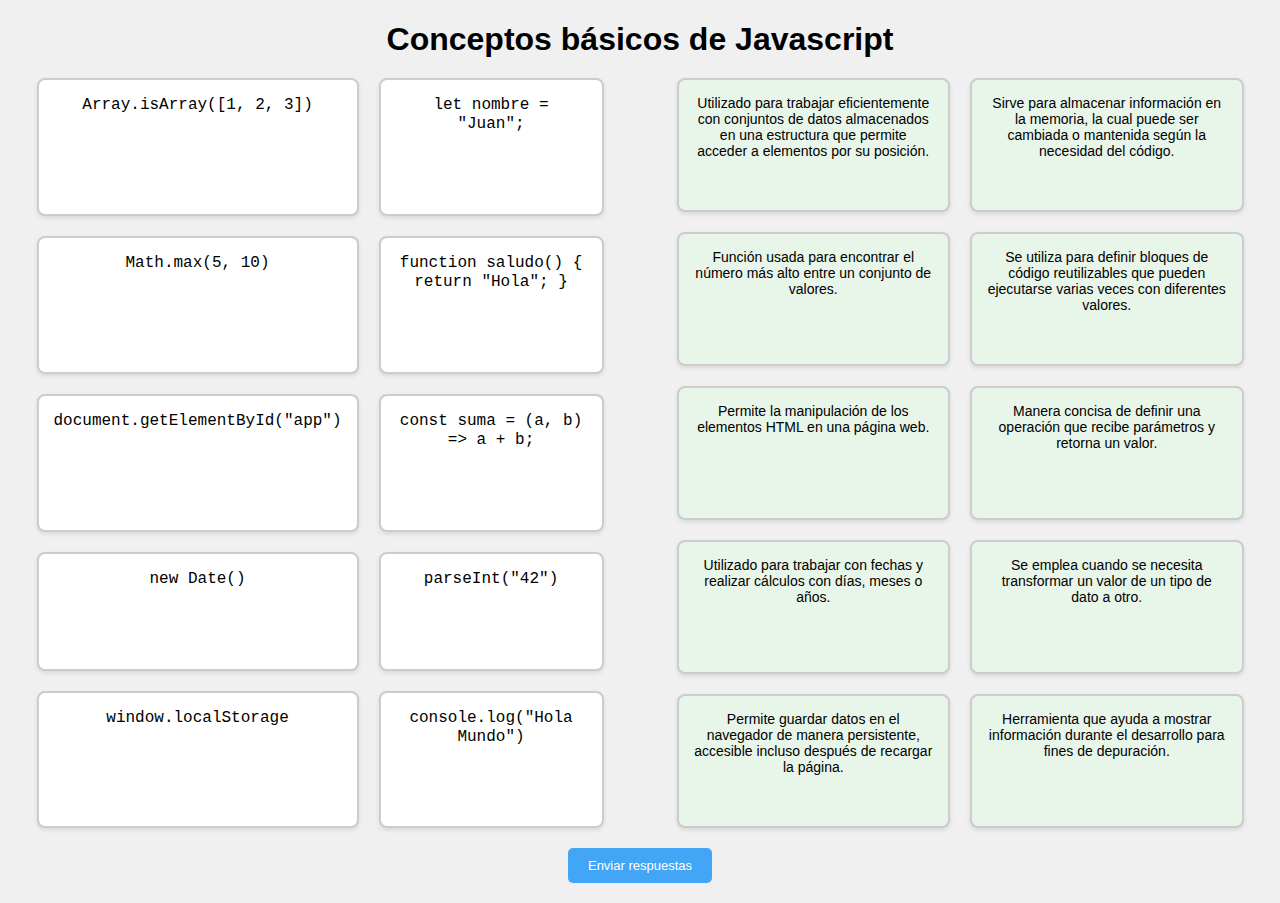
<file: matchup_vueconcepts.html>
<!DOCTYPE html>
<html lang="es">
<head>
    <meta charset="UTF-8">
    <meta name="viewport" content="width=device-width, initial-scale=1.0">
    <title>Juego de emparejamiento - Conceptos de JavaScript</title>
    <link rel="stylesheet" href="matchup_styles.css">
</head>
<body>
    <h1>Empareja el fragmento de código de Vue.js con su concepto</h1>
    <div class="container">
        <div class="codes">
            <div id="code1" class="code-snippet" draggable="true" ondragstart="drag(event)">
                <code>{{ message }}</code>
            </div>
            <div id="code2" class="code-snippet" draggable="true" ondragstart="drag(event)">
                <code>v-if="condition"</code>
            </div>
            <div id="code3" class="code-snippet" draggable="true" ondragstart="drag(event)">
                <code>v-bind:src="imageUrl"</code>
            </div>
            <div id="code4" class="code-snippet" draggable="true" ondragstart="drag(event)">
                <code>v-for="item in items" :key="item.id"</code>
            </div>
            <div id="code5" class="code-snippet" draggable="true" ondragstart="drag(event)">
                <code>v-model="inputValue"</code>
            </div>
            <div id="code6" class="code-snippet" draggable="true" ondragstart="drag(event)">
                <code>mounted() { // código }</code>
            </div>
            <div id="code7" class="code-snippet" draggable="true" ondragstart="drag(event)">
                <code>this.$emit('eventName', data)</code>
            </div>
            <div id="code8" class="code-snippet" draggable="true" ondragstart="drag(event)">
                <code>props: ['title', 'content']</code>
            </div>
            <div id="code9" class="code-snippet" draggable="true" ondragstart="drag(event)">
                <code>computed: { fullName() { return this.firstName + ' ' + this.lastName } }</code>
            </div>
            <div id="code10" class="code-snippet" draggable="true" ondragstart="drag(event)">
                <code>watch: { items(newVal, oldVal) { // código } }</code>
            </div>
        </div>

        <div class="concepts">
            <!-- Desordenamos las explicaciones para evitar un patrón predecible -->
            <div id="concept1" class="droppable" ondrop="drop(event)" ondragover="allowDrop(event)">
                Interpolación: Se usa para mostrar datos dinámicos en el HTML.
            </div>
            <div id="concept2" class="droppable" ondrop="drop(event)" ondragover="allowDrop(event)">
                Directiva: Muestra o esconde elementos en función de una condición booleana.
            </div>
            <div id="concept3" class="droppable" ondrop="drop(event)" ondragover="allowDrop(event)">
                Directiva: Une dinámicamente atributos o propiedades de un componente a una expresión en JavaScript.
            </div>
            <div id="concept4" class="droppable" ondrop="drop(event)" ondragover="allowDrop(event)">
                Directiva: Repite un bloque de código por cada elemento de una lista y requiere un valor único (key).
            </div>
            <div id="concept5" class="droppable" ondrop="drop(event)" ondragover="allowDrop(event)">
                Directiva: Establece una vinculación bidireccional entre el valor de un input y el estado del componente.
            </div>
            <div id="concept6" class="droppable" ondrop="drop(event)" ondragover="allowDrop(event)">
                Hook del ciclo de vida: Se ejecuta después de que el componente se ha montado en el DOM.
            </div>
            <div id="concept7" class="droppable" ondrop="drop(event)" ondragover="allowDrop(event)">
                Emisión de eventos: Permite enviar eventos personalizados desde un componente hijo a su padre.
            </div>
            <div id="concept8" class="droppable" ondrop="drop(event)" ondragover="allowDrop(event)">
                Propiedades (props): Se usa para pasar datos desde un componente padre a un hijo.
            </div>
            <div id="concept9" class="droppable" ondrop="drop(event)" ondragover="allowDrop(event)">
                Computed properties: Propiedades calculadas que se recalculan solo cuando cambian sus dependencias.
            </div>
            <div id="concept10" class="droppable" ondrop="drop(event)" ondragover="allowDrop(event)">
                Watcher: Permite observar cambios en una propiedad o dato específico y ejecutar código cuando cambia.
            </div>
        </div>
    </div>
    <button onclick="checkAnswers()">Enviar respuestas</button>

    <script src="matchup_script.js"></script>
</body>
</html>
</file>
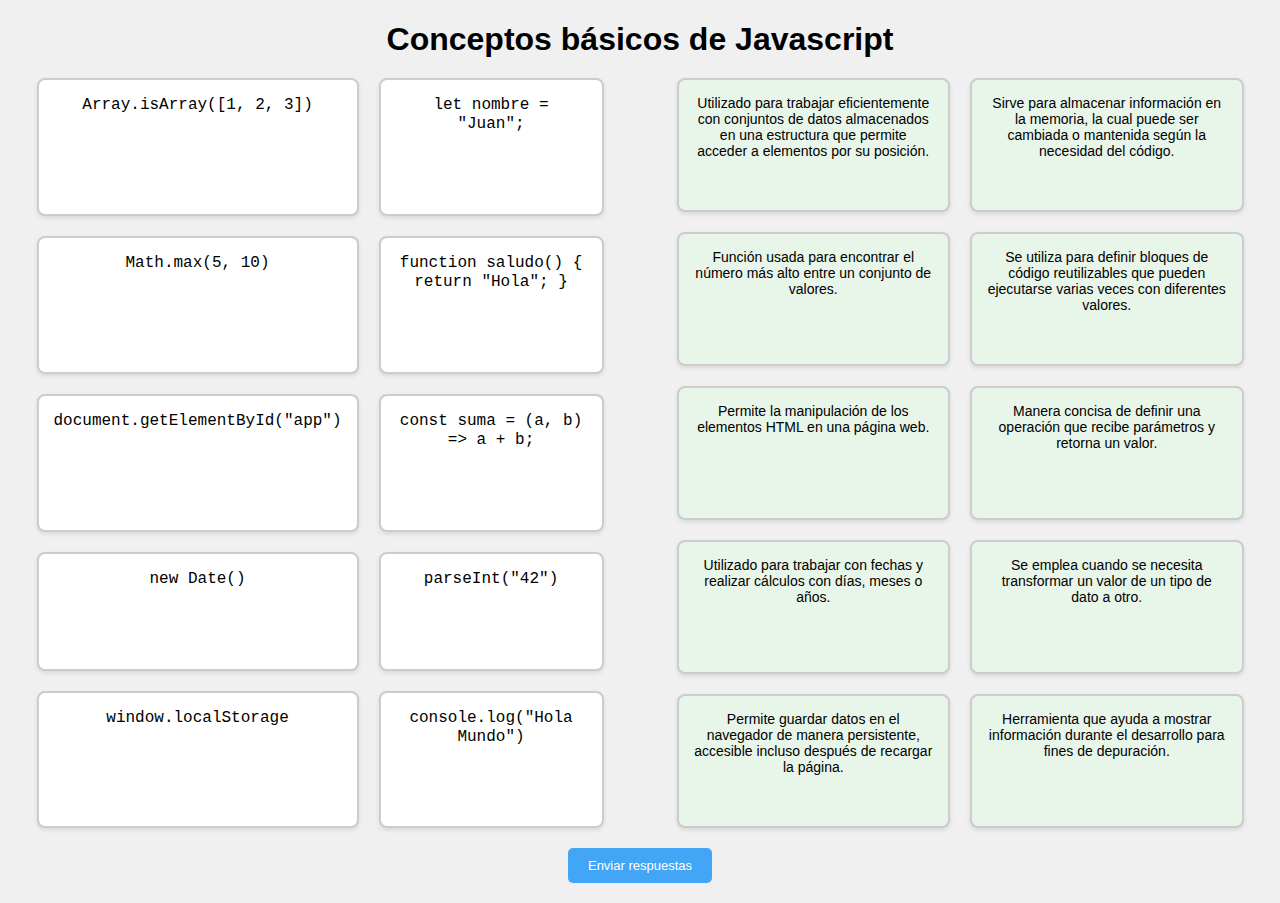
<file: matchup_vueconcepts_advanced.html>
<!DOCTYPE html>
<html lang="es">
<head>
    <meta charset="UTF-8">
    <meta name="viewport" content="width=device-width, initial-scale=1.0, maximum-scale=1.0, user-scalable=no">
    <title>Juego de emparejamiento - Conceptos de JavaScript</title>
    <link rel="stylesheet" href="matchup_styles.css">
</head>
<body>
    <h1>Empareja el fragmento de código de Vue.js con su concepto avanzado</h1>
    <div class="container">
        <div class="codes">
            <div id="code1" class="code-snippet" draggable="true" ondragstart="drag(event)">
                <code>&lt;transition&gt;&lt;/transition&gt;</code>
            </div>
            <div id="code2" class="code-snippet" draggable="true" ondragstart="drag(event)">
                <code>mixins: [myMixin]</code>
            </div>
            <div id="code3" class="code-snippet" draggable="true" ondragstart="drag(event)">
                <code>this.$nextTick()</code>
            </div>
            <div id="code4" class="code-snippet" draggable="true" ondragstart="drag(event)">
                <code>provide() { return { userData: this.user } }</code>
            </div>
            <div id="code5" class="code-snippet" draggable="true" ondragstart="drag(event)">
                <code>inject: ['userData']</code>
            </div>
            <div id="code6" class="code-snippet" draggable="true" ondragstart="drag(event)">
                <code>&lt;keep-alive&gt;&lt;/keep-alive&gt;</code>
            </div>
            <div id="code7" class="code-snippet" draggable="true" ondragstart="drag(event)">
                <code>&lt;slot&gt;&lt;/slot&gt;</code>
            </div>
            <div id="code8" class="code-snippet" draggable="true" ondragstart="drag(event)">
                <code>v-once</code>
            </div>
            <div id="code9" class="code-snippet" draggable="true" ondragstart="drag(event)">
                <code>render(h) { return h('div', this.message) }</code>
            </div>
            <div id="code10" class="code-snippet" draggable="true" ondragstart="drag(event)">
                <code>this.$refs.myInput</code>
            </div>
        </div>

        <div class="concepts">
            <!-- Desordenamos las explicaciones para evitar un patrón predecible -->
            <div id="concept1" class="droppable" ondrop="drop(event)" ondragover="allowDrop(event)">
                Transición: Permite añadir animaciones o efectos de transición cuando los elementos entran o salen del DOM.
            </div>
            <div id="concept2" class="droppable" ondrop="drop(event)" ondragover="allowDrop(event)">
                Mixin: Reutiliza lógica en múltiples componentes, inyectando métodos o propiedades comunes.
            </div>
            <div id="concept3" class="droppable" ondrop="drop(event)" ondragover="allowDrop(event)">
                Método asíncrono: Ejecuta una función después de que el DOM ha sido actualizado. Útil para asegurarse de que los cambios en la UI están completos.
            </div>
            <div id="concept4" class="droppable" ondrop="drop(event)" ondragover="allowDrop(event)">
                Proveer/inyectar: Proporciona datos a los descendientes sin necesidad de pasarlos como props, útil para compartir datos a través de múltiples componentes.
            </div>
            <div id="concept5" class="droppable" ondrop="drop(event)" ondragover="allowDrop(event)">
                Inyección: Recibe datos proporcionados por un componente padre o ancestro, sin necesidad de pasarlos como props.
            </div>
            <div id="concept6" class="droppable" ondrop="drop(event)" ondragover="allowDrop(event)">
                Cache de componentes: Mantiene el estado de los componentes inactivos sin volver a renderizarlos cuando se reutilizan.
            </div>
            <div id="concept7" class="droppable" ondrop="drop(event)" ondragover="allowDrop(event)">
                Slot: Permite la inserción de contenido dinámico dentro de un componente, dejando que el componente padre defina su estructura.
            </div>
            <div id="concept8" class="droppable" ondrop="drop(event)" ondragover="allowDrop(event)">
                Directiva: Renderiza el elemento solo una vez y evita que vuelva a ser re-renderizado en el DOM.
            </div>
            <div id="concept9" class="droppable" ondrop="drop(event)" ondragover="allowDrop(event)">
                Render function: Define explícitamente cómo debería renderizarse el componente utilizando la API de JavaScript en lugar de plantillas.
            </div>
            <div id="concept10" class="droppable" ondrop="drop(event)" ondragover="allowDrop(event)">
                Referencias: Accede a un elemento del DOM o a un componente hijo desde el script utilizando el atributo `ref`.
            </div>
        </div>
    </div>
    <button onclick="checkAnswers()">Enviar respuestas</button>

    <script src="matchup_script.js"></script>
</body>
</html>
</file>
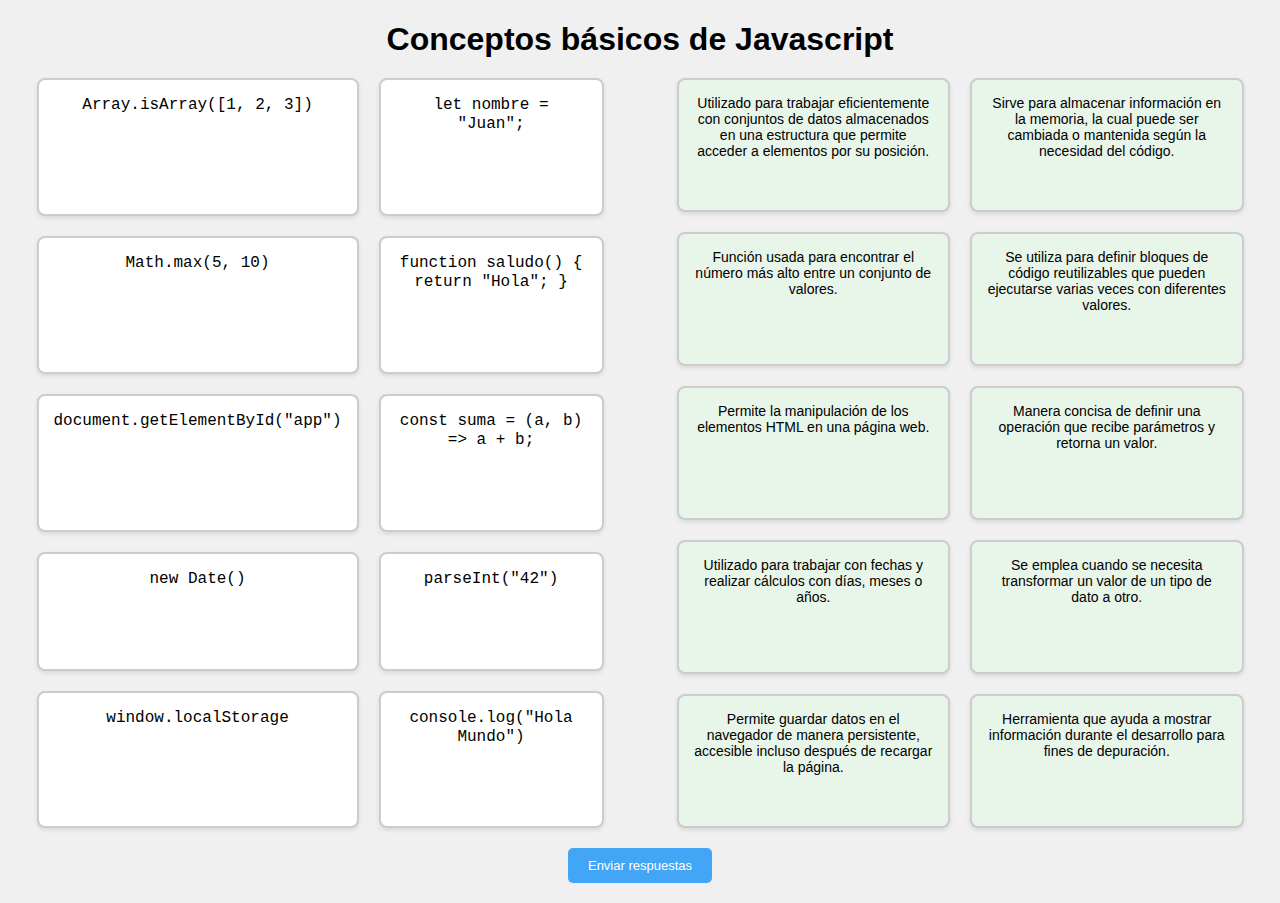
<file: matchup_vueconcepts_hacker.html>
<!DOCTYPE html>
<html lang="es">
<head>
    <meta charset="UTF-8">
    <meta name="viewport" content="width=device-width, initial-scale=1.0, maximum-scale=1.0, user-scalable=no">
    <title>Juego de emparejamiento - Conceptos Vue.js Hacker</title>
    <link rel="stylesheet" href="matchup_styles.css">
</head>
<body>
    <h1>Empareja el fragmento de código de Vue.js con su concepto (Nivel HACKER)</h1>
    <div class="container">
        <div class="codes">
            <div id="code1" class="code-snippet" draggable="true" ondragstart="drag(event)">
                <code>v-once + MutationObserver</code>
            </div>
            <div id="code2" class="code-snippet" draggable="true" ondragstart="drag(event)">
                <code>this.$el.setAttribute('data-test', 'true')</code>
            </div>
            <div id="code3" class="code-snippet" draggable="true" ondragstart="drag(event)">
                <code>Object.defineProperty(this, 'customProp', { get() { return 'value'; } })</code>
            </div>
            <div id="code4" class="code-snippet" draggable="true" ondragstart="drag(event)">
                <code>Directiva personalizada: inserted(el, binding) {}</code>
            </div>
            <div id="code5" class="code-snippet" draggable="true" ondragstart="drag(event)">
                <code>renderTracked + renderTriggered</code>
            </div>
            <div id="code6" class="code-snippet" draggable="true" ondragstart="drag(event)">
                <code>defineAsyncComponent(() => import('./HeavyComponent.vue'))</code>
            </div>
            <div id="code7" class="code-snippet" draggable="true" ondragstart="drag(event)">
                <code>this.$refs.dynamicRef.innerHTML = 'Hello DOM'</code>
            </div>
            <div id="code8" class="code-snippet" draggable="true" ondragstart="drag(event)">
                <code>Teleport + z-index stacking context</code>
            </div>
            <div id="code9" class="code-snippet" draggable="true" ondragstart="drag(event)">
                <code>template refs + IntersectionObserver</code>
            </div>
            <div id="code10" class="code-snippet" draggable="true" ondragstart="drag(event)">
                <code>getCurrentInstance() + Proxy traps</code>
            </div>
        </div>

        <div class="concepts">
            <div id="concept1" class="droppable" ondrop="drop(event)" ondragover="allowDrop(event)">
                Optimización extrema: `v-once` con observadores de mutación para detectar cambios específicos en el DOM.
            </div>
            <div id="concept2" class="droppable" ondrop="drop(event)" ondragover="allowDrop(event)">
                Manipulación directa del DOM: Usar `$el` para acceder y modificar atributos HTML.
            </div>
            <div id="concept3" class="droppable" ondrop="drop(event)" ondragover="allowDrop(event)">
                Definición de propiedades dinámicas en tiempo de ejecución mediante `Object.defineProperty`.
            </div>
            <div id="concept4" class="droppable" ondrop="drop(event)" ondragover="allowDrop(event)">
                Directivas personalizadas: Ejecutar código al insertar un elemento en el DOM, útil para integraciones con APIs del DOM.
            </div>
            <div id="concept5" class="droppable" ondrop="drop(event)" ondragover="allowDrop(event)">
                Depuración avanzada: Uso de `renderTracked` y `renderTriggered` para identificar qué reacciones reactivas desencadenan renders.
            </div>
            <div id="concept6" class="droppable" ondrop="drop(event)" ondragover="allowDrop(event)">
                Componentes asíncronos: Cargar componentes pesados de manera asíncrona con `defineAsyncComponent`.
            </div>
            <div id="concept7" class="droppable" ondrop="drop(event)" ondragover="allowDrop(event)">
                Refs dinámicos: Manipular contenido directamente usando `$refs` para alterar el DOM sin intermediarios de Vue.
            </div>
            <div id="concept8" class="droppable" ondrop="drop(event)" ondragover="allowDrop(event)">
                Teleport avanzado: Mover elementos a otros nodos en el DOM y lidiar con problemas de contexto de apilamiento `z-index`.
            </div>
            <div id="concept9" class="droppable" ondrop="drop(event)" ondragover="allowDrop(event)">
                Observación avanzada: Usar `template refs` con `IntersectionObserver` para observar la visibilidad de un elemento.
            </div>
            <div id="concept10" class="droppable" ondrop="drop(event)" ondragover="allowDrop(event)">
                Reactividad interna: Obtener la instancia actual de Vue con `getCurrentInstance()` y manipularla usando traps de Proxy.
            </div>
        </div>
    </div>
    <button onclick="checkAnswers()">Enviar respuestas</button>

    <script src="matchup_script.js"></script>
</body>
</html>
</file>
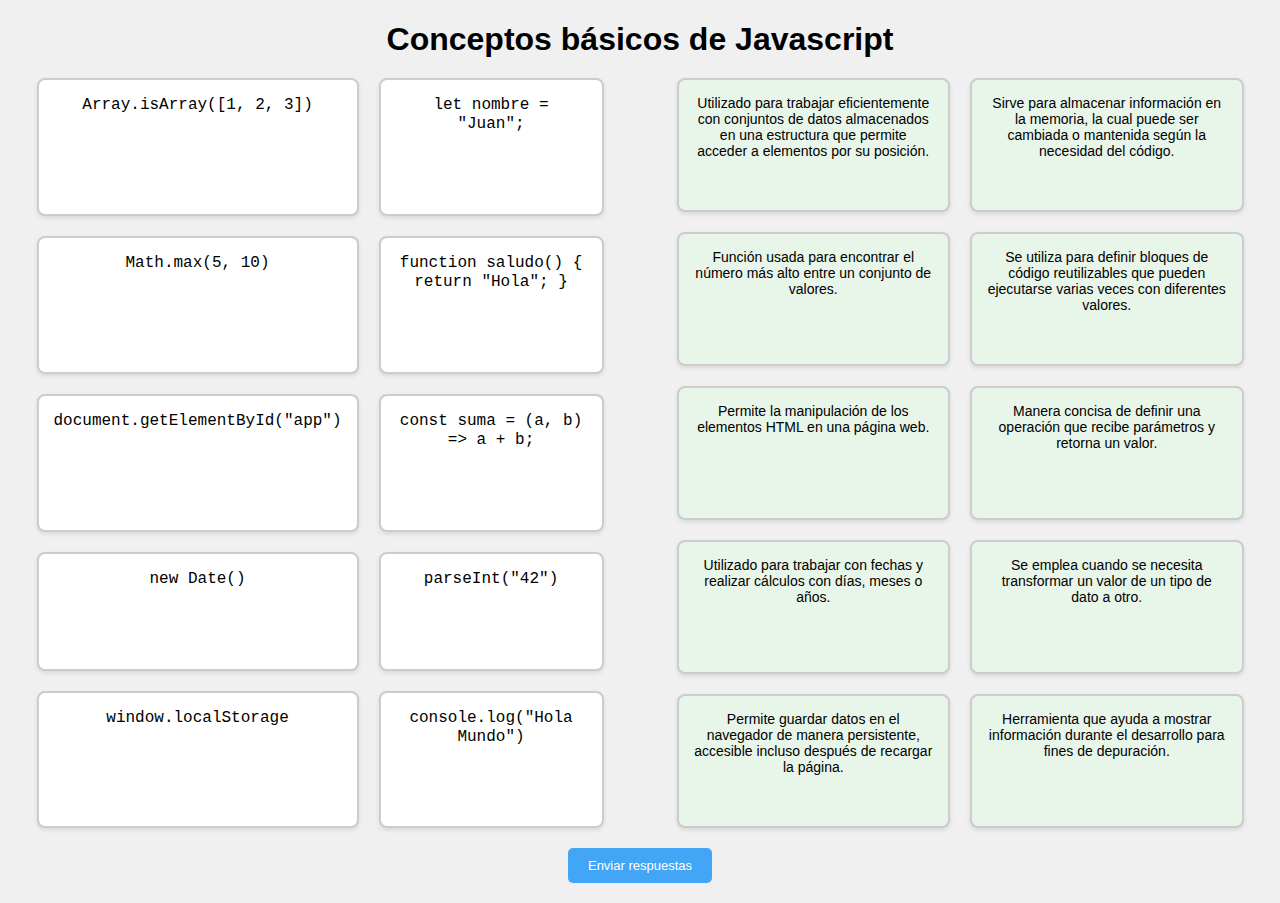
<file: matchup_vueconcepts_hard.html>
<!DOCTYPE html>
<html lang="es">
<head>
    <meta charset="UTF-8">
    <meta name="viewport" content="width=device-width, initial-scale=1.0, maximum-scale=1.0, user-scalable=no">
    <title>Juego de emparejamiento - Conceptos hard de Vue.js</title>
    <link rel="stylesheet" href="matchup_styles.css">
</head>
<body>
    <h1>Empareja el fragmento de código de Vue.js con su concepto (Nivel HARD)</h1>
    <div class="container">
        <div class="codes">
            <div id="code1" class="code-snippet" draggable="true" ondragstart="drag(event)">
                <code>v-bind.sync="childValue"</code>
            </div>
            <div id="code2" class="code-snippet" draggable="true" ondragstart="drag(event)">
                <code>v-once + v-pre</code>
            </div>
            <div id="code3" class="code-snippet" draggable="true" ondragstart="drag(event)">
                <code>functional: true</code>
            </div>
            <div id="code4" class="code-snippet" draggable="true" ondragstart="drag(event)">
                <code>render(h) { return h('div', this.message) }</code>
            </div>
            <div id="code5" class="code-snippet" draggable="true" ondragstart="drag(event)">
                <code>v-model.number="quantity"</code>
            </div>
            <div id="code6" class="code-snippet" draggable="true" ondragstart="drag(event)">
                <code>v-model.trim="text"</code>
            </div>
            <div id="code7" class="code-snippet" draggable="true" ondragstart="drag(event)">
                <code>async asyncData({ params }) { return { data: await fetchData(params.id) } }</code>
            </div>
            <div id="code8" class="code-snippet" draggable="true" ondragstart="drag(event)">
                <code>provide/inject + reactive</code>
            </div>
            <div id="code9" class="code-snippet" draggable="true" ondragstart="drag(event)">
                <code>setup(props, { emit }) { emit('event', data); }</code>
            </div>
            <div id="code10" class="code-snippet" draggable="true" ondragstart="drag(event)">
                <code>watchEffect(() => { /* efecto dependiente de variables reactivas */ })</code>
            </div>
        </div>

        <div class="concepts">
            <!-- Desordenamos las explicaciones para evitar un patrón predecible -->
            <div id="concept1" class="droppable" ondrop="drop(event)" ondragover="allowDrop(event)">
                Sync Modifier: Vincula de forma bidireccional entre el valor del padre y el hijo.
            </div>
            <div id="concept2" class="droppable" ondrop="drop(event)" ondragover="allowDrop(event)">
                Optimización de Renderizado: `v-once` almacena el HTML en caché y `v-pre` evita que se compile el contenido.
            </div>
            <div id="concept3" class="droppable" ondrop="drop(event)" ondragover="allowDrop(event)">
                Componentes Funcionales: Se usan para componentes sin estado y sin instancias de Vue, optimizando el rendimiento.
            </div>
            <div id="concept4" class="droppable" ondrop="drop(event)" ondragover="allowDrop(event)">
                Función Render: Define explícitamente cómo se debe renderizar el componente utilizando la API `h`.
            </div>
            <div id="concept5" class="droppable" ondrop="drop(event)" ondragover="allowDrop(event)">
                Modificador v-model.number: Convierte automáticamente el valor del input a un número.
            </div>
            <div id="concept6" class="droppable" ondrop="drop(event)" ondragover="allowDrop(event)">
                Modificador v-model.trim: Elimina espacios en blanco al inicio y al final del valor del input.
            </div>
            <div id="concept7" class="droppable" ondrop="drop(event)" ondragover="allowDrop(event)">
                asyncData: Se usa en frameworks como Nuxt.js para obtener datos asíncronos antes de renderizar la página.
            </div>
            <div id="concept8" class="droppable" ondrop="drop(event)" ondragover="allowDrop(event)">
                Reactividad Avanzada: Utiliza `provide/inject` junto con objetos reactivos para compartir estado entre componentes.
            </div>
            <div id="concept9" class="droppable" ondrop="drop(event)" ondragover="allowDrop(event)">
                Composition API + emit: Emite eventos personalizados desde la función `setup` usando la Composition API.
            </div>
            <div id="concept10" class="droppable" ondrop="drop(event)" ondragover="allowDrop(event)">
                watchEffect: Ejecuta efectos reactivos que dependen de variables reactivas de forma automática.
            </div>
        </div>
    </div>
    <button onclick="checkAnswers()">Enviar respuestas</button>

    <script src="matchup_script.js"></script>
</body>
</html>
</file>
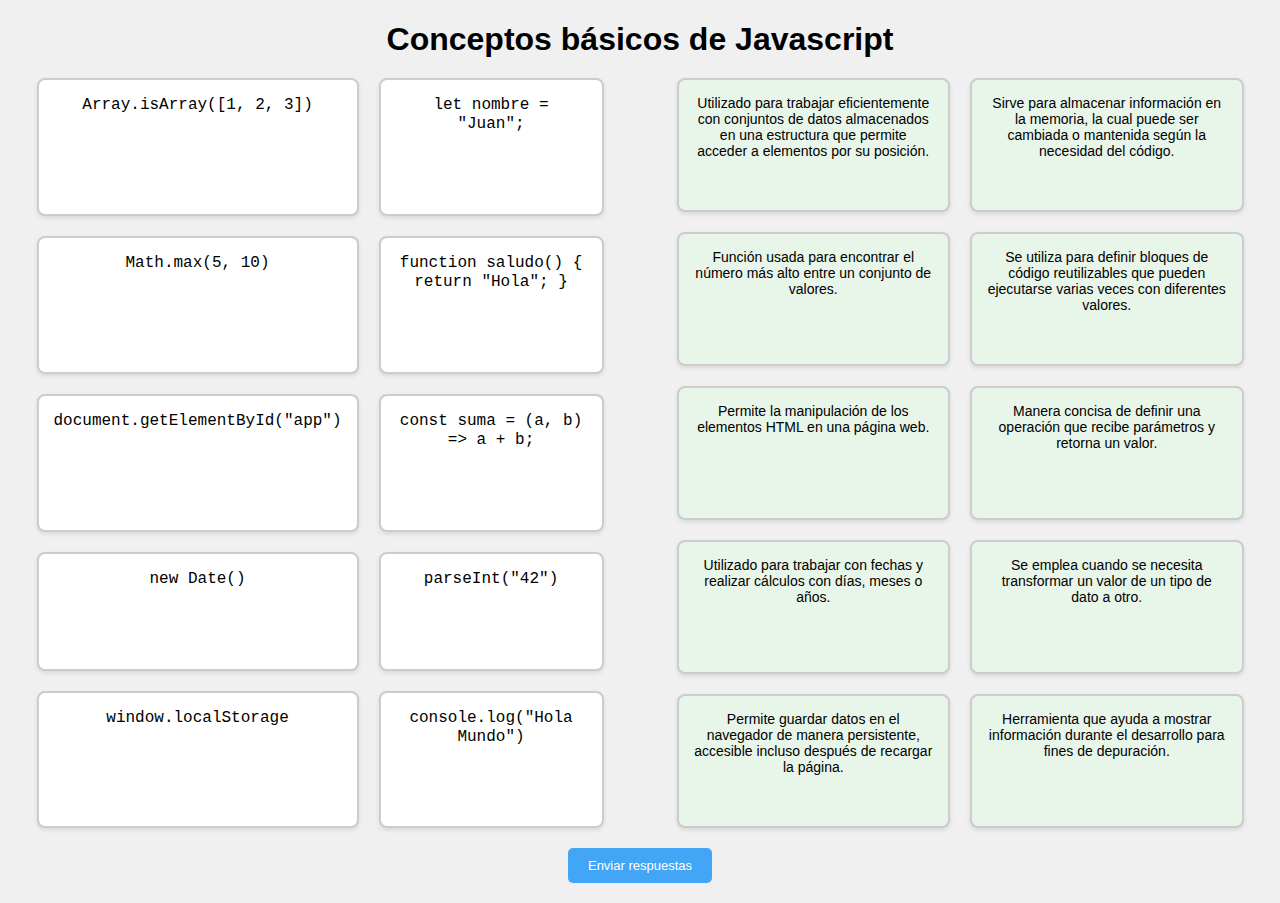
<file: matchup_vueconcepts_medium.html>
<!DOCTYPE html>
<html lang="es">
<head>
    <meta charset="UTF-8">
    <meta name="viewport" content="width=device-width, initial-scale=1.0, maximum-scale=1.0, user-scalable=no">
    <title>Juego de emparejamiento - Conceptos avanzados de Vue.js</title>
    <link rel="stylesheet" href="matchup_styles.css">
</head>
<body>
    <h1>Empareja el fragmento de código de Vue.js con su concepto</h1>
    <div class="container">
        <div class="codes">
            <div id="code1" class="code-snippet" draggable="true" ondragstart="drag(event)">
                <code>v-slot:header</code>
            </div>
            <div id="code2" class="code-snippet" draggable="true" ondragstart="drag(event)">
                <code>v-once</code>
            </div>
            <div id="code3" class="code-snippet" draggable="true" ondragstart="drag(event)">
                <code>v-cloak</code>
            </div>
            <div id="code4" class="code-snippet" draggable="true" ondragstart="drag(event)">
                <code>$refs.input.focus()</code>
            </div>
            <div id="code5" class="code-snippet" draggable="true" ondragstart="drag(event)">
                <code>v-model.lazy="inputValue"</code>
            </div>
            <div id="code6" class="code-snippet" draggable="true" ondragstart="drag(event)">
                <code>v-bind="$attrs"</code>
            </div>
            <div id="code7" class="code-snippet" draggable="true" ondragstart="drag(event)">
                <code>v-on="listeners"</code>
            </div>
            <div id="code8" class="code-snippet" draggable="true" ondragstart="drag(event)">
                <code>provide() { return { dataKey: this.dataValue } }</code>
            </div>
            <div id="code9" class="code-snippet" draggable="true" ondragstart="drag(event)">
                <code>inject: ['dataKey']</code>
            </div>
            <div id="code10" class="code-snippet" draggable="true" ondragstart="drag(event)">
                <code>is="componentName"</code>
            </div>
        </div>

        <div class="concepts">
            <!-- Desordenamos las explicaciones para evitar un patrón predecible -->
            <div id="concept1" class="droppable" ondrop="drop(event)" ondragover="allowDrop(event)">
                Slots: Permite pasar contenido dinámico a una plantilla desde el componente padre.
            </div>
            <div id="concept2" class="droppable" ondrop="drop(event)" ondragover="allowDrop(event)">
                Directiva: Renderiza el contenido solo una vez y lo almacena en caché.
            </div>
            <div id="concept3" class="droppable" ondrop="drop(event)" ondragover="allowDrop(event)">
                Directiva: Evita que el parpadeo inicial del contenido sea visible hasta que Vue esté completamente cargado.
            </div>
            <div id="concept4" class="droppable" ondrop="drop(event)" ondragover="allowDrop(event)">
                Refs: Permite acceder a elementos o componentes del DOM directamente desde el código JavaScript.
            </div>
            <div id="concept5" class="droppable" ondrop="drop(event)" ondragover="allowDrop(event)">
                Modificador de v-model: Actualiza el valor del input solo cuando el usuario termina de escribir y pierde el foco.
            </div>
            <div id="concept6" class="droppable" ondrop="drop(event)" ondragover="allowDrop(event)">
                $attrs: Permite pasar atributos no declarados explícitamente en un componente hijo a un elemento del DOM.
            </div>
            <div id="concept7" class="droppable" ondrop="drop(event)" ondragover="allowDrop(event)">
                $listeners: Permite pasar eventos desde el componente padre al componente hijo sin declararlos explícitamente.
            </div>
            <div id="concept8" class="droppable" ondrop="drop(event)" ondragover="allowDrop(event)">
                Provide: Hace que un valor esté disponible para todos los componentes hijos sin necesidad de pasar props.
            </div>
            <div id="concept9" class="droppable" ondrop="drop(event)" ondragover="allowDrop(event)">
                Inject: Recibe valores proporcionados por un componente ancestro a través de `provide`.
            </div>
            <div id="concept10" class="droppable" ondrop="drop(event)" ondragover="allowDrop(event)">
                is: Permite renderizar dinámicamente un componente basado en su nombre.
            </div>
        </div>
    </div>
    <button onclick="checkAnswers()">Enviar respuestas</button>

    <script src="matchup_script.js"></script>
</body>
</html>
</file>
<file: matchup_styles.css>
body {
    font-family: Arial, sans-serif;
    background-color: #f0f0f0;
    margin: 0;
    padding: 0;
}

h1 {
    text-align: center;
    margin-bottom: 20px;
}

.container {
    display: flex;
    justify-content: space-around;
    flex-wrap: wrap;
    gap: 20px;
    margin-bottom: 20px;
    padding: 0 10px; /* Agregamos un pequeño margen lateral */
}

/* Ajustamos las columnas */
.codes, .concepts {
    display: grid;
    grid-template-columns: repeat(2, 1fr);
    gap: 20px;
    width: 45%;
}

.code-snippet, .droppable {
    background-color: #ffffff;
    border: 2px solid #cccccc;
    padding: 15px;
    border-radius: 8px;
    text-align: center;
    box-shadow: 0 2px 4px rgba(0, 0, 0, 0.1);
    font-size: 16px;
}

.droppable {
    background-color: #e8f5e9;
    min-height: 100px;
    font-size: 14px;
    word-wrap: break-word;
    overflow: hidden;
}

.droppable:hover {
    border-color: #66bb6a;
    background-color: #c8e6c9;
}

button {
    display: block;
    margin: 20px auto;
    padding: 10px 20px;
    background-color: #42a5f5;
    color: white;
    border: none;
    border-radius: 5px;
    cursor: pointer;
    font-size: 13px;
    margin-top: 12px;
}

button:hover {
    background-color: #1e88e5;
}

/* MEDIA QUERIES PARA PANTALLAS MÓVILES */
@media (max-width: 768px) {
    .container {
        flex-direction: column;
        align-items: center;
    }

    .codes, .concepts {
        width: 90%;
        grid-template-columns: 1fr; /* Ajustamos a una columna en pantallas pequeñas */
    }

    .code-snippet, .droppable {
        font-size: 14px;
        padding: 10px;
    }
}

@media (max-width: 480px) {
    .code-snippet, .droppable {
        font-size: 12px;
        padding: 8px;
    }

    button {
        width: 90%; /* Hacemos que el botón ocupe la mayor parte de la pantalla */
        padding: 12px;
    }
}

.buttons-container {
  display: flex;
  justify-content: flex-start;
  gap: -6px;
}

.boton-reto {
    padding: 10px 20px;
    background-color: #007bff; /* Color azul */
    border: none;
    color: white;
    cursor: pointer;
    border-radius: 5px;
}
</file>
